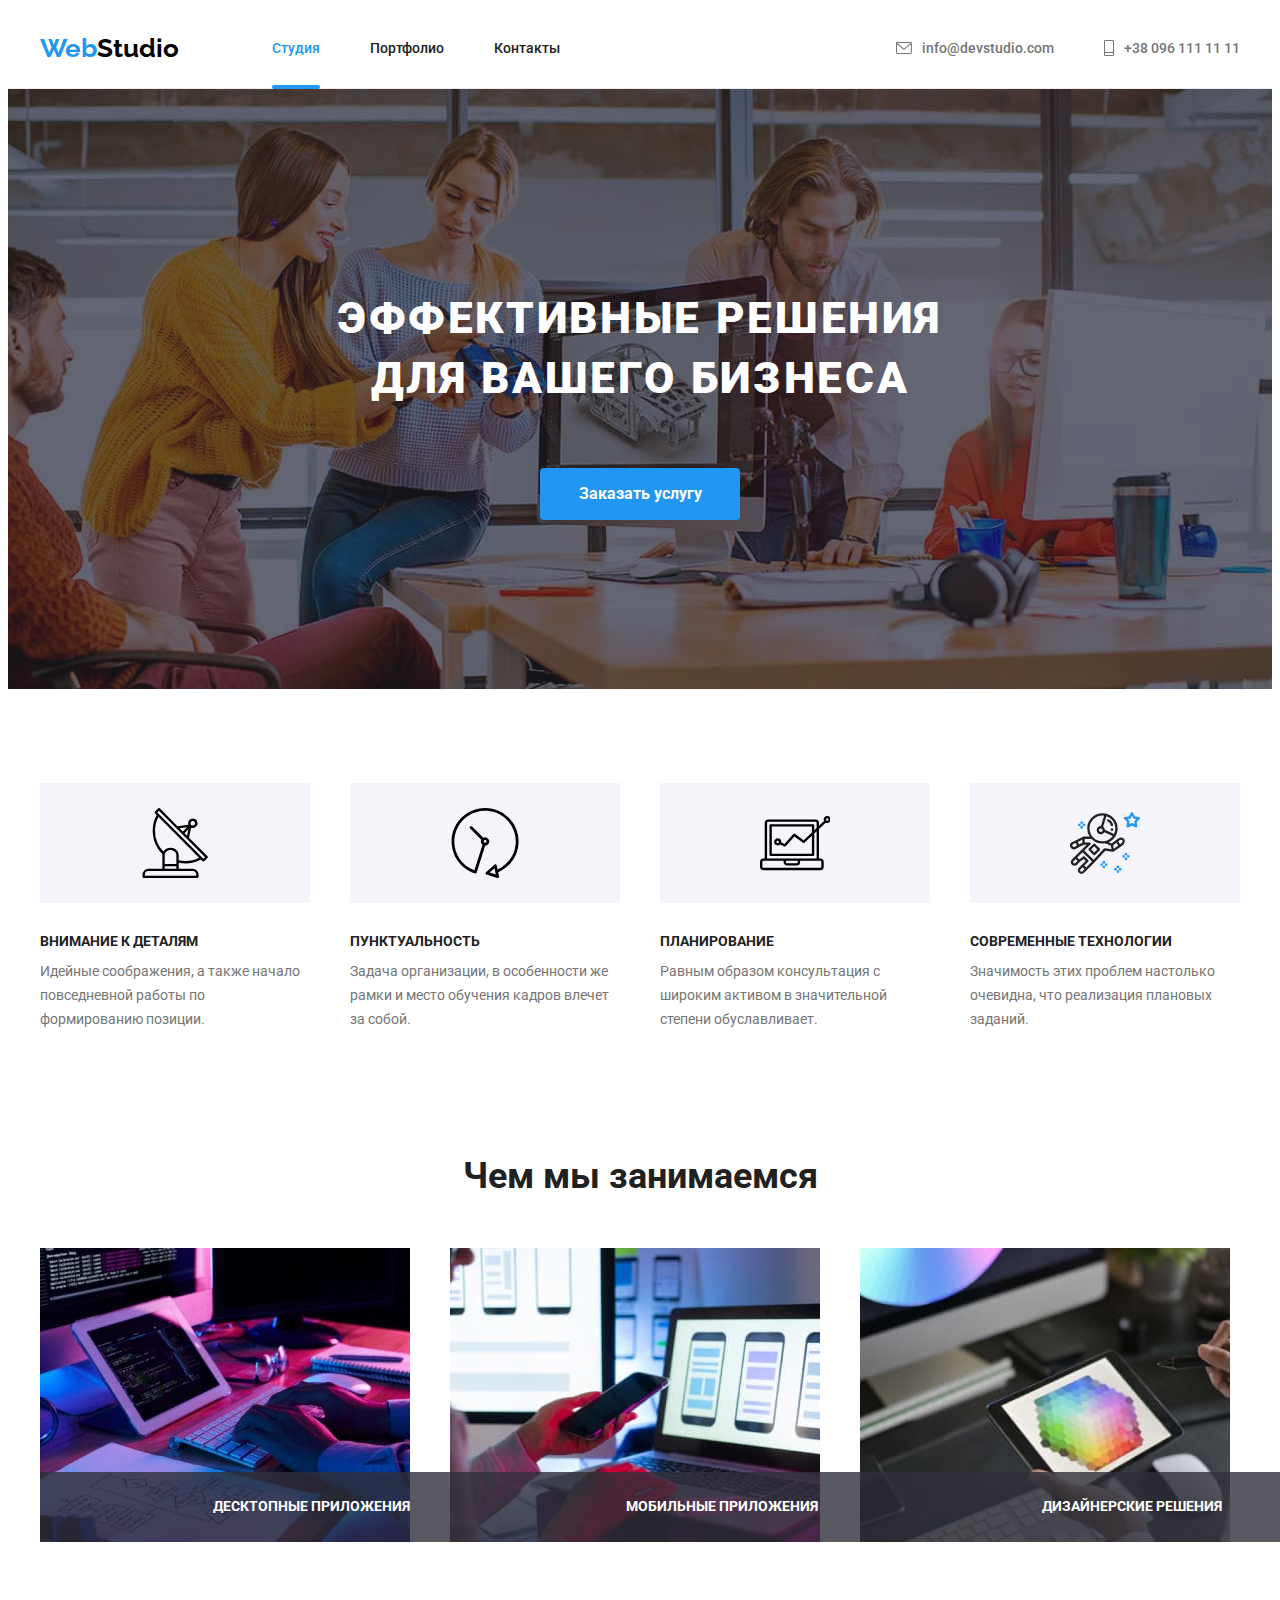
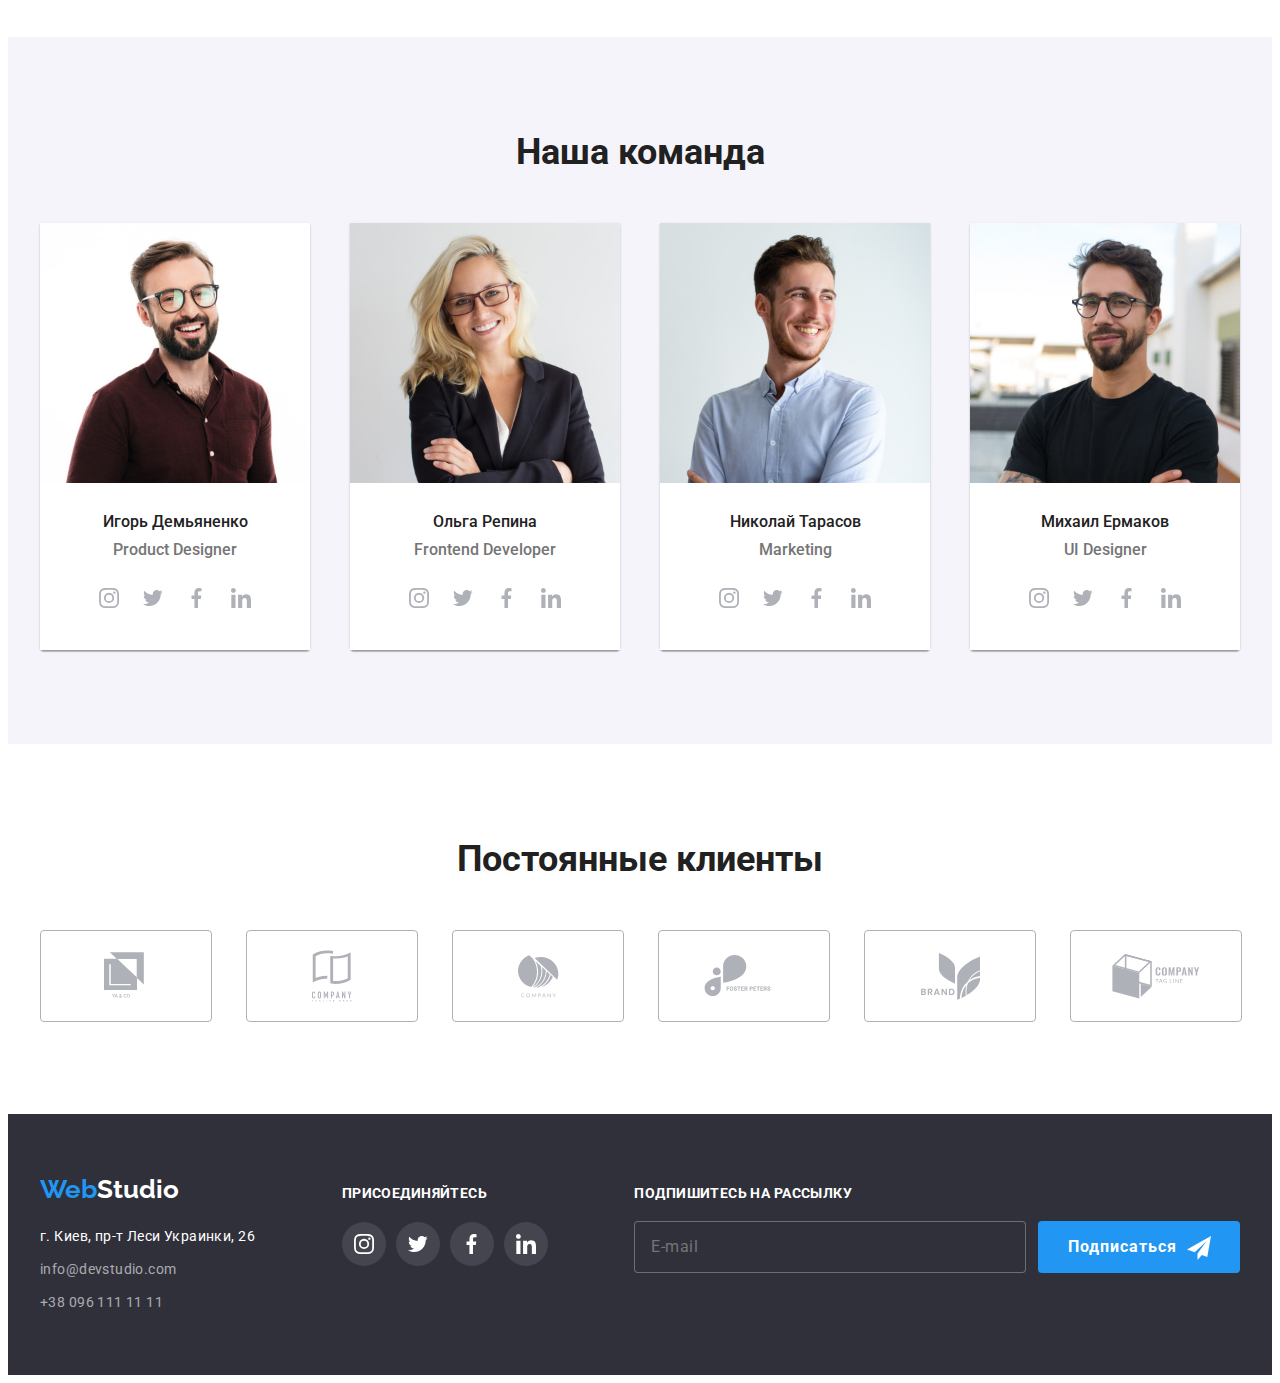
<file: index.html>
<!DOCTYPE html>
<html lang="ru">
  <head>
    <meta charset="UTF-8" />
    <meta name="viewport" content="width=device-width, initial-scale=1.0" />
    <title>Студия</title>
    <link rel="preconnect" href="https://fonts.gstatic.com" />
    <link
      href="https://fonts.googleapis.com/css2?family=Raleway:wght@700&family=Roboto:wght@400;500;700&display=swap"
      rel="stylesheet"
    />
    <link
      rel="stylesheet"
      href="https://cdnjs.cloudflare.com/ajax/libs/modern-normalize/1.0.0/modern-normalize.min.css"
      integrity="sha512-ISS7cAi1PEhQ8jnbJpJZMd29NlhNj4AWYyLOSp2CE/CsHxTCu+r+t0D2yoJudVrd0/8fTVPUVDzY5Tvli75u/g=="
      crossorigin="anonymous"
    />
    <link rel="stylesheet" href="./css/main.min.css" />
  </head>
  <body>
    <header class="header">
      <div class="container header__container">
        <nav class="site-nav">
          <a href="index.html" class="logo header__logo"
            ><span class="logo__accent-part">Web</span>Studio
          </a>
          <ul class="nav-list">
            <li class="nav-list__item">
              <a
                href="./index.html"
                class="nav-list__link nav-list__link--current"
              >
                Студия
              </a>
            </li>
            <li class="nav-list__item">
              <a href="./portfolio.html" class="nav-list__link">Портфолио</a>
            </li>
            <li class="nav-list__item">
              <a href="#" class="nav-list__link">Контакты</a>
            </li>
          </ul>
        </nav>
        <ul class="contacts-list site-nav__contacts-list">
          <li class="contacts-list__item">
            <a href="mailto:info@devstudio.com" class="contacts-list__link">
              <svg class="contacts-list__icon" width="16" height="12">
                <use href="./images/svg-sprite.svg#icon-envelope"></use>
              </svg>
              info@devstudio.com
            </a>
          </li>
          <li class="contacts-list__item">
            <a href="tel:+380961111111" class="contacts-list__link">
              <svg class="contacts-list__icon" width="10" height="16">
                <use href="./images/svg-sprite.svg#icon-phone"></use>
              </svg>
              +38 096 111 11 11
            </a>
          </li>
        </ul>
      </div>
    </header>
    <main>
      <section class="hero">
        <h1 class="hero__title">Эффективные решения для вашего бизнеса</h1>
        <button class="hero__btn" data-modal-open>Заказать услугу</button>
      </section>
      <section class="section features">
        <div class="container">
          <h2 class="features-title--hidden">Наши принципы</h2>
          <ul class="features__list">
            <li class="features__item">
              <div class="features__icon">
                <svg width="70" height="70">
                  <use href="./images/svg-sprite.svg#icon-antenna"></use>
                </svg>
              </div>
              <h3 class="features__title">Внимание к деталям</h3>
              <p class="features__text">
                Идейные соображения, а также начало повседневной работы по
                формированию позиции.
              </p>
            </li>
            <li class="features__item">
              <div class="features__icon">
                <svg width="70" height="70">
                  <use href="./images/svg-sprite.svg#icon-clock"></use>
                </svg>
              </div>
              <h3 class="features__title">Пунктуальность</h3>
              <p class="features__text">
                Задача организации, в особенности же рамки и место обучения
                кадров влечет за собой.
              </p>
            </li>
            <li class="features__item">
              <div class="features__icon">
                <svg width="70" height="70">
                  <use href="./images/svg-sprite.svg#icon-computer"></use>
                </svg>
              </div>
              <h3 class="features__title">Планирование</h3>
              <p class="features__text">
                Равным образом консультация с широким активом в значительной
                степени обуславливает.
              </p>
            </li>
            <li class="features__item">
              <div class="features__icon">
                <svg width="70" height="70">
                  <use href="./images/svg-sprite.svg#icon-astronaut"></use>
                </svg>
              </div>
              <h3 class="features__title">Современные технологии</h3>
              <p class="features__text">
                Значимость этих проблем настолько очевидна, что реализация
                плановых заданий.
              </p>
            </li>
          </ul>
        </div>
      </section>
      <!-- examples Section -->
      <section class="section examples">
        <h2 class="examples__title">Чем мы занимаемся</h2>
        <div class="container">
          <ul class="examples__list">
            <li class="examples__item">
              <div class="card-thumb">
                <img
                  src="./images/computer.jpg"
                  alt="компютер"
                  width="370"
                  height="294"
                />
              </div>
              <p class="examples__description">Десктопные приложения</p>
            </li>
            <li class="examples__item">
              <div class="card-thumb">
                <img
                  src="./images/telephone.jpg"
                  alt="телефон"
                  width="370"
                  height="294"
                />
              </div>
              <p class="examples__description">Мобильные приложения</p>
            </li>
            <li class="examples__item">
              <div class="card-thumb">
                <img
                  src="./images/tablet.jpg"
                  alt="планшет"
                  width="370"
                  height="294"
                />
              </div>
              <p class="examples__description">Дизайнерские решения</p>
            </li>
          </ul>
        </div>
      </section>
      <!-- team section -->
      <section class="section team">
        <h2 class="team__title">Наша команда</h2>
        <div class="container">
          <ul class="team-list">
            <li class="team-list__item">
              <div class="photo-thumb">
                <img
                  src="./images/ihor.jpg"
                  alt="Игорь Демьяненко"
                  width="270"
                  height="260"
                />
              </div>
              <h3 class="team-list__title">Игорь Демьяненко</h3>
              <p class="team-list__text">Product Designer</p>
              <ul class="social-list">
                <li>
                  <a href="instagram" class="social-list__link">
                    <svg class="social-list__icon" width="20" height="20">
                      <use href="./images/svg-sprite.svg#icon-instagram"></use>
                    </svg>
                  </a>
                </li>
                <li>
                  <a href="twitter" class="social-list__link">
                    <svg class="social-list__icon" width="20" height="20">
                      <use href="./images/svg-sprite.svg#icon-twitter"></use>
                    </svg>
                  </a>
                </li>
                <li>
                  <a href="facebook" class="social-list__link">
                    <svg class="social-list__icon" width="20" height="20">
                      <use href="./images/svg-sprite.svg#icon-facebook"></use>
                    </svg>
                  </a>
                </li>
                <li>
                  <a href="linkedin" class="social-list__link"
                    ><svg class="social-list__icon" width="20" height="20">
                      <use href="./images/svg-sprite.svg#icon-linkedin"></use>
                    </svg>
                  </a>
                </li>
              </ul>
            </li>
            <li class="team-list__item">
              <div class="photo-thumb">
                <img
                  src="./images/olia.jpg"
                  alt="Ольга Репина"
                  width="270"
                  height="260"
                />
              </div>
              <h3 class="team-list__title">Ольга Репина</h3>
              <p class="team-list__text">Frontend Developer</p>
              <ul class="social-list">
                <li>
                  <a href="instagram" class="social-list__link">
                    <svg class="social-list__icon" width="20" height="20">
                      <use href="./images/svg-sprite.svg#icon-instagram"></use>
                    </svg>
                  </a>
                </li>
                <li>
                  <a href="twitter" class="social-list__link">
                    <svg class="social-list__icon" width="20" height="20">
                      <use href="./images/svg-sprite.svg#icon-twitter"></use>
                    </svg>
                  </a>
                </li>
                <li>
                  <a href="facebook" class="social-list__link">
                    <svg class="social-list__icon" width="20" height="20">
                      <use href="./images/svg-sprite.svg#icon-facebook"></use>
                    </svg>
                  </a>
                </li>
                <li>
                  <a href="linkedin" class="social-list__link"
                    ><svg class="social-list__icon" width="20" height="20">
                      <use href="./images/svg-sprite.svg#icon-linkedin"></use>
                    </svg>
                  </a>
                </li>
              </ul>
            </li>
            <li class="team-list__item">
              <div class="photo-thumb">
                <img
                  src="./images/kolia.jpg"
                  alt="Николай Тарасов"
                  width="270"
                  height="260"
                />
              </div>
              <h3 class="team-list__title">Николай Тарасов</h3>
              <p class="team-list__text">Marketing</p>
              <ul class="social-list">
                <li>
                  <a href="instagram" class="social-list__link">
                    <svg class="social-list__icon" width="20" height="20">
                      <use href="./images/svg-sprite.svg#icon-instagram"></use>
                    </svg>
                  </a>
                </li>
                <li>
                  <a href="twitter" class="social-list__link">
                    <svg class="social-list__icon" width="20" height="20">
                      <use href="./images/svg-sprite.svg#icon-twitter"></use>
                    </svg>
                  </a>
                </li>
                <li>
                  <a href="facebook" class="social-list__link">
                    <svg class="social-list__icon" width="20" height="20">
                      <use href="./images/svg-sprite.svg#icon-facebook"></use>
                    </svg>
                  </a>
                </li>
                <li>
                  <a href="linkedin" class="social-list__link"
                    ><svg class="social-list__icon" width="20" height="20">
                      <use href="./images/svg-sprite.svg#icon-linkedin"></use>
                    </svg>
                  </a>
                </li>
              </ul>
            </li>
            <li class="team-list__item">
              <div class="photo-thumb">
                <img
                  src="./images/misha.jpg"
                  alt="Михаил Ермаков"
                  width="270"
                  height="260"
                />
              </div>
              <h3 class="team-list__title">Михаил Ермаков</h3>
              <p class="team-list__text">UI Designer</p>
              <ul class="social-list">
                <li>
                  <a href="instagram" class="social-list__link">
                    <svg class="social-list__icon" width="20" height="20">
                      <use href="./images/svg-sprite.svg#icon-instagram"></use>
                    </svg>
                  </a>
                </li>
                <li>
                  <a href="twitter" class="social-list__link">
                    <svg class="social-list__icon" width="20" height="20">
                      <use href="./images/svg-sprite.svg#icon-twitter"></use>
                    </svg>
                  </a>
                </li>
                <li>
                  <a href="facebook" class="social-list__link">
                    <svg class="social-list__icon" width="20" height="20">
                      <use href="./images/svg-sprite.svg#icon-facebook"></use>
                    </svg>
                  </a>
                </li>
                <li>
                  <a href="linkedin" class="social-list__link"
                    ><svg class="social-list__icon" width="20" height="20">
                      <use href="./images/svg-sprite.svg#icon-linkedin"></use>
                    </svg>
                  </a>
                </li>
              </ul>
            </li>
          </ul>
        </div>
      </section>
      <section class="section clients">
        <div class="container">
          <h2 class="clients__title">Постоянные клиенты</h2>
          <ul class="clients-list">
            <li class="clients-list__item">
              <a href="#" class="clients-list__logo">
                <svg class="clients-list__icon" width="44" height="49">
                  <use href="./images/svg-sprite.svg#icon-yaandco"></use>
                </svg>
              </a>
            </li>
            <li class="clients-list__item">
              <a href="#" class="clients-list__logo">
                <svg class="clients-list__icon" width="40" height="52">
                  <use href="./images/svg-sprite.svg#icon-tagline"></use>
                </svg>
              </a>
            </li>
            <li class="clients-list__item">
              <a href="#" class="clients-list__logo">
                <svg class="clients-list__icon" width="41" height="43">
                  <use href="./images/svg-sprite.svg#icon-company"></use>
                </svg>
              </a>
            </li>
            <li class="clients-list__item">
              <a href="#" class="clients-list__logo">
                <svg class="clients-list__icon" width="80" height="42">
                  <use href="./images/svg-sprite.svg#icon-fosterpeters"></use>
                </svg>
              </a>
            </li>
            <li class="clients-list__item">
              <a href="#" class="clients-list__logo">
                <svg class="clients-list__icon" width="59" height="47">
                  <use href="./images/svg-sprite.svg#icon-brand"></use>
                </svg>
              </a>
            </li>
            <li class="clients-list__item">
              <a href="#" class="clients-list__logo">
                <svg class="clients-list__icon" width="88" height="45">
                  <use href="./images/svg-sprite.svg#icon-companytag"></use>
                </svg>
              </a>
            </li>
          </ul>
        </div>
      </section>
    </main>
    <footer class="footer">
      <div class="container">
        <div class="footer-wrapper">
          <div class="address-box">
            <a href="index.html" class="logo footer__logo"
              ><span class="logo__accent-part">Web</span>Studio</a
            >
            <address class="address">
              <p class="address__text">г. Киев, пр-т Леси Украинки, 26</p>
              <ul class="footer-contacts-list">
                <li>
                  <a
                    href="mailto:info@devstudio.com"
                    class="footer-contacts-list__item"
                    >info@devstudio.com</a
                  >
                </li>
                <li>
                  <a href="tel:+380961111111" class="footer-contacts-list__item"
                    >+38 096 111 11 11</a
                  >
                </li>
              </ul>
            </address>
          </div>
          <div class="footer-social">
            <span class="footer-social__slogan">присоединяйтесь</span>
            <ul class="social-list footer-social-list">
              <li class="footer-social-list__item">
                <a href="#" class="social-list__link footer-social-list__link">
                  <svg
                    class="social-list__icon footer-social-list__icon"
                    width="20"
                    height="20"
                  >
                    <use href="./images/svg-sprite.svg#icon-instagram"></use>
                  </svg>
                </a>
              </li>
              <li class="footer-social-list__item">
                <a href="#" class="social-list__link footer-social-list__link">
                  <svg
                    class="social-list__icon footer-social-list__icon"
                    width="20"
                    height="20"
                  >
                    <use href="./images/svg-sprite.svg#icon-twitter"></use>
                  </svg>
                </a>
              </li>
              <li class="footer-social-list__item">
                <a href="#" class="social-list__link footer-social-list__link">
                  <svg
                    class="social-list__icon footer-social-list__icon"
                    width="20"
                    height="20"
                  >
                    <use href="./images/svg-sprite.svg#icon-facebook"></use>
                  </svg>
                </a>
              </li>

              <li class="footer-social-list__item">
                <a href="#" class="social-list__link footer-social-list__link">
                  <svg
                    class="social-list__icon footer-social-list__icon"
                    width="20"
                    height="20"
                  >
                    <use href="./images/svg-sprite.svg#icon-linkedin"></use>
                  </svg>
                </a>
              </li>
            </ul>
          </div>
          <div class="subscribe">
            <form class="subscribe__form">
              <div class="subscribe__box">
                <b class="subscribe__text">Подпишитесь на рассылку</b>
                <label class="subscribe__label">
                  <input
                    type="text"
                    name="subscribe"
                    placeholder="E-mail"
                    class="subscribe__input"
                  />
                </label>
              </div>
              <button type="submit" class="subscribe__btn">
                Подписаться
                <svg width="24" height="24" class="subscribe__icon">
                  <use href="./images/svg-sprite.svg#icon-send"></use>
                </svg>
              </button>
            </form>
          </div>
        </div>
      </div>
    </footer>
    <div class="backdrop is-hidden" data-modal>
      <div class="modal">
        <button class="btn-svg" data-modal-close>
          <svg width="18" height="18">
            <use href="./images/svg-sprite.svg#icon-close"></use>
          </svg>
        </button>
        <span class="modal__title"
          >Оставьте свои данные, мы вам перезвоним</span
        >
        <form class="modal-form">
          <label class="form-label">
            <span class="form-label__title">Имя</span>
            <span class="form-label__group">
              <input type="text" name="user-name" class="form-label__input" />
              <svg width="18" height="18" class="form-label__icon">
                <use href="./images/svg-sprite.svg#icon-user"></use>
              </svg>
            </span>
          </label>
          <label class="form-label">
            <span class="form-label__title">Телефон</span>
            <span class="form-label__group">
              <input
                type="text"
                name="phone-number"
                class="form-label__input"
              />
              <svg width="18" height="18" class="form-label__icon">
                <use href="./images/svg-sprite.svg#icon-modal-phone"></use>
              </svg>
            </span>
          </label>
          <label class="form-label">
            <span class="form-label__title">Почта</span>
            <span class="form-label__group">
              <input type="email" name="email" class="form-label__input" />
              <svg width="18" height="18" class="form-label__icon">
                <use href="./images/svg-sprite.svg#icon-email"></use>
              </svg>
            </span>
          </label>
          <label class="form-label">
            <span class="form-label__title">Комментарий</span>
            <span class="form-label__group">
              <textarea
                name="Комментарий"
                placeholder="Введите текст"
                class="form-label__input form-label__input--comment"
              ></textarea>
            </span>
          </label>
          <label class="checkbox">
            <input type="checkbox" name="agreement" class="checkbox__input" />
            <svg width="16" height="15" class="checkbox__icon">
              <use
                href="./images/svg-sprite.svg#icon-check"
                class="checkbox__icon--checked"
              ></use>
            </svg>
            <span class="checkbox__text"
              >Соглашаюсь с рассылкой и принимаю
              <a href="#" target="blank" class="checkbox__link"
                >Условия договора</a
              >
            </span>
          </label>
          <button type="submit" class="form-button">Отправить</button>
        </form>
      </div>
    </div>
    <script src="./js/modal.js"></script>
  </body>
</html>
</file>
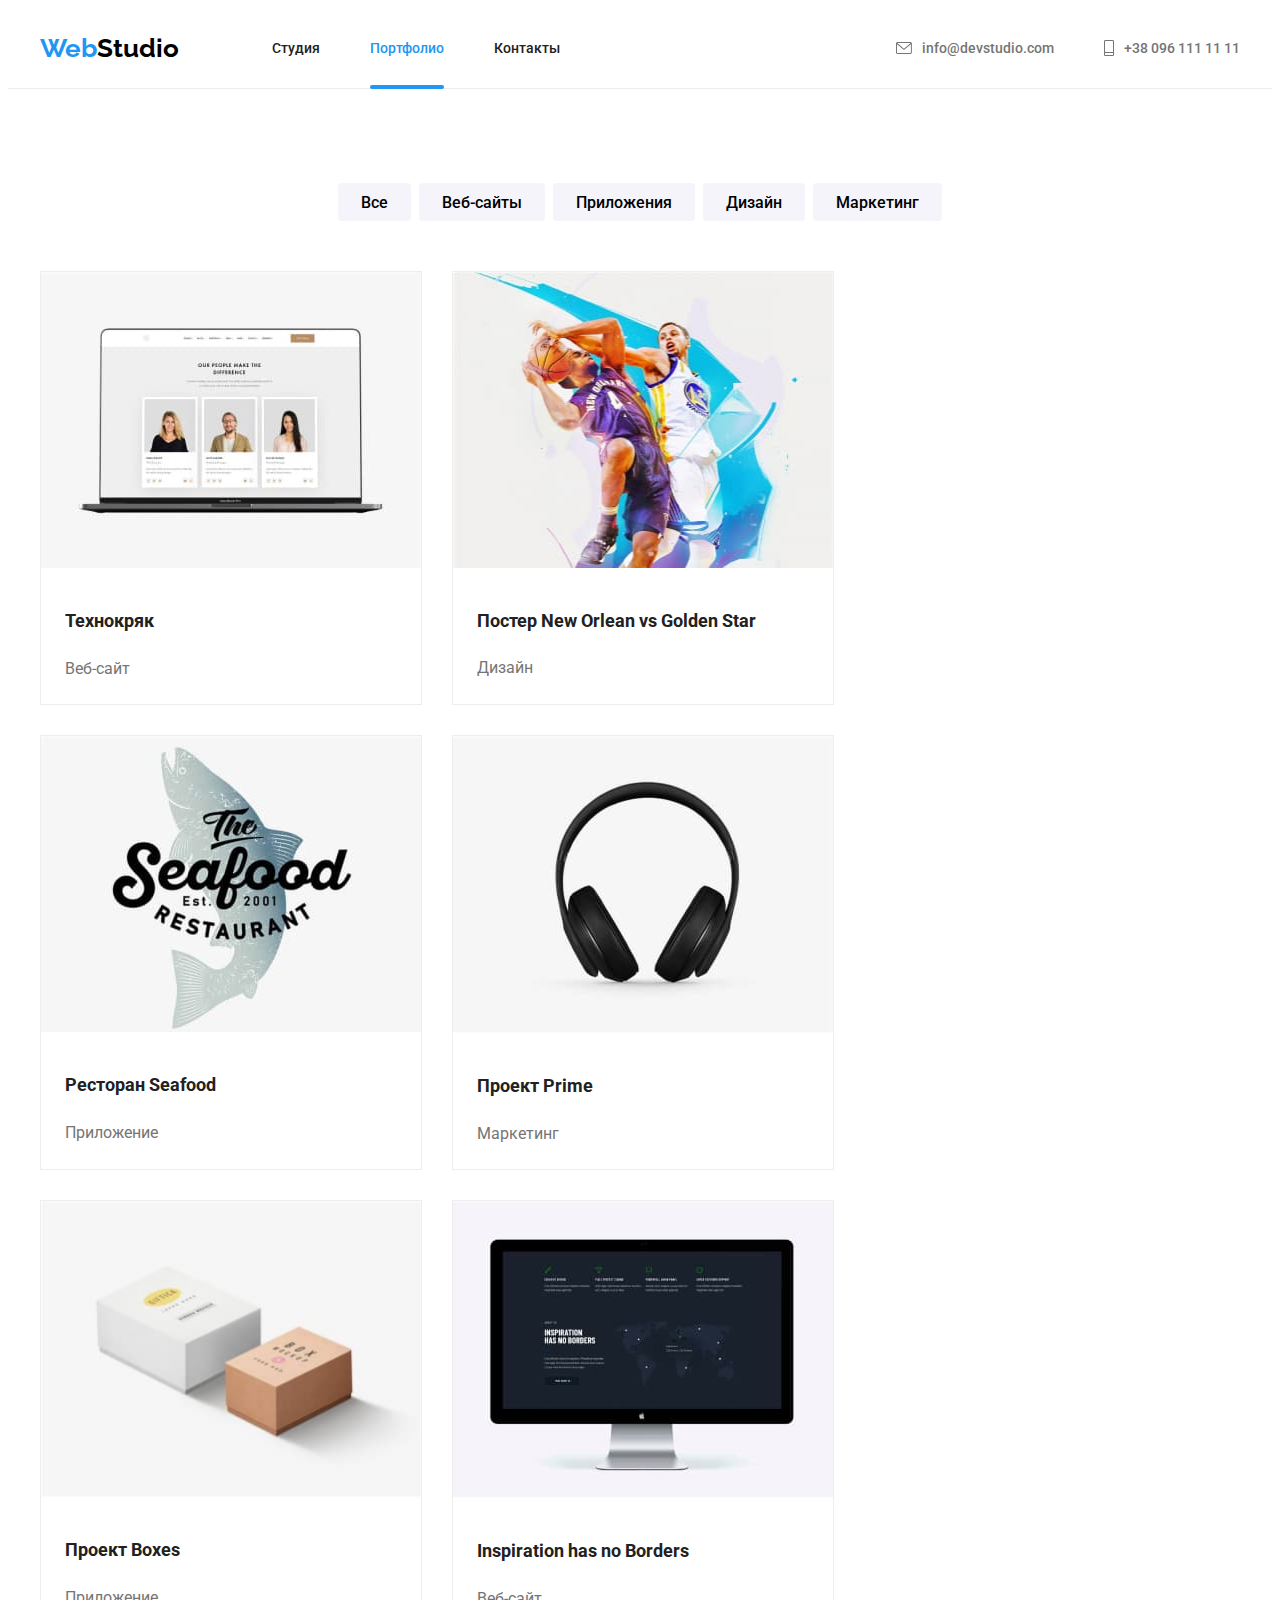
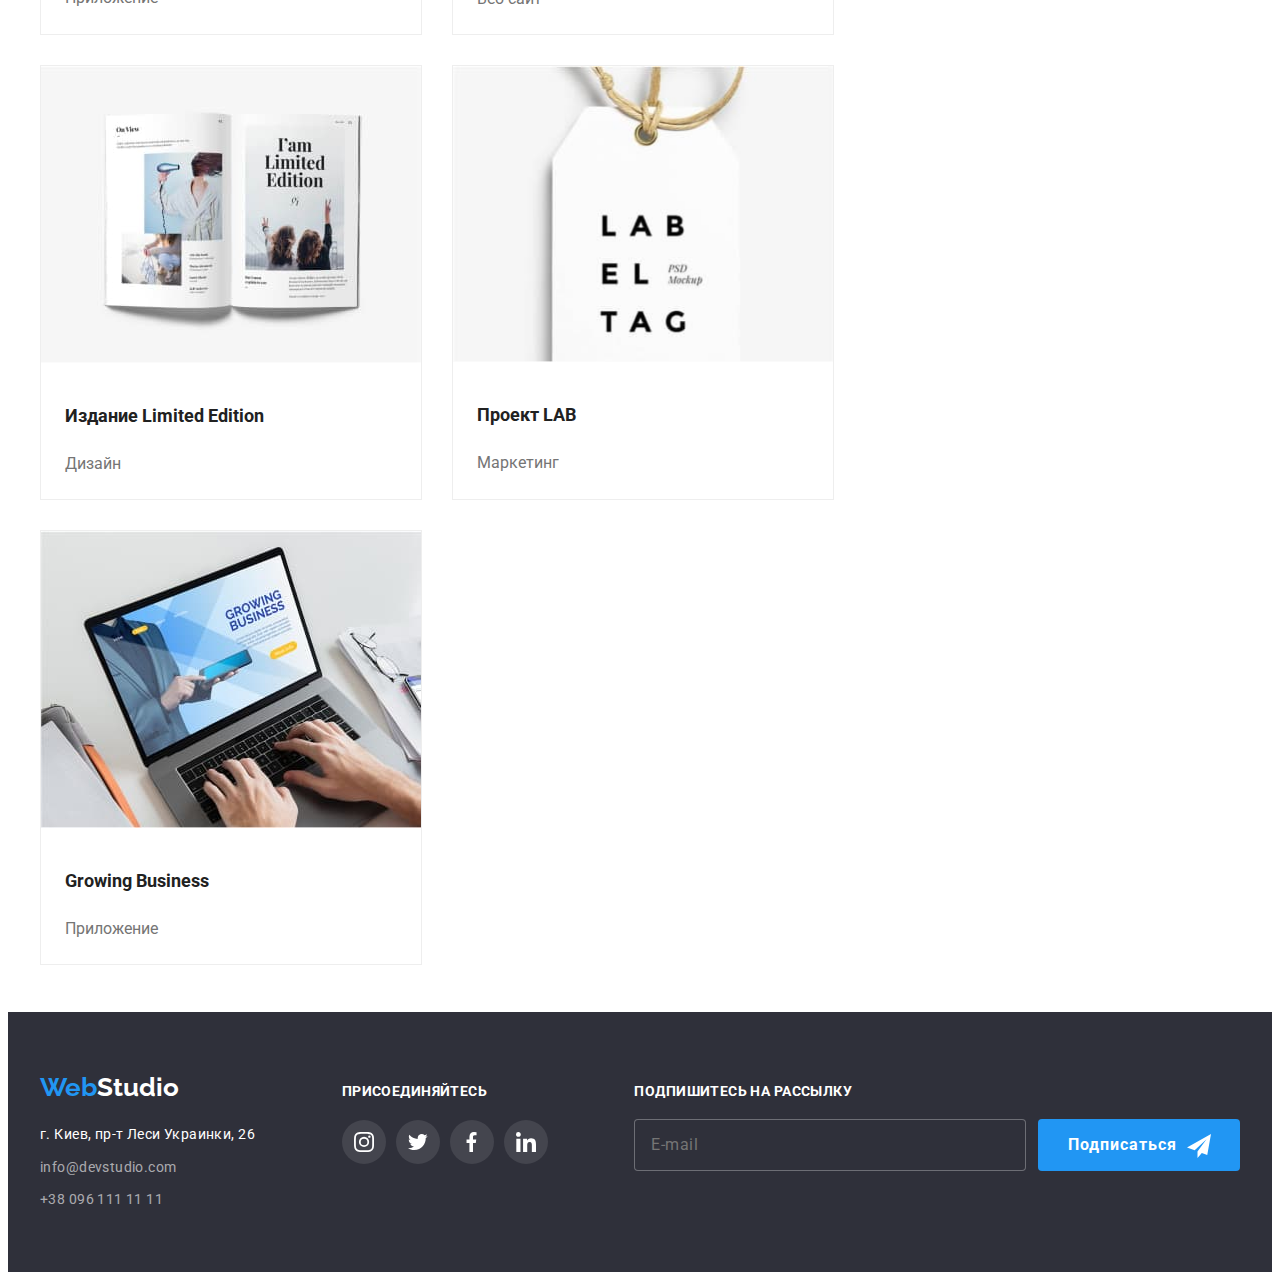
<file: portfolio.html>
<!DOCTYPE html>
<html lang="ru">
  <head>
    <meta charset="UTF-8" />
    <meta name="viewport" content="width=device-width, initial-scale=1.0" />
    <title>Портфолио</title>
    <link rel="preconnect" href="https://fonts.gstatic.com" />
    <link
      href="https://fonts.googleapis.com/css2?family=Raleway:wght@700&family=Roboto:wght@400;500;700&display=swap"
      rel="stylesheet"
    />
    <link
      rel="stylesheet"
      href="https://cdnjs.cloudflare.com/ajax/libs/modern-normalize/1.0.0/modern-normalize.min.css"
      integrity="sha512-ISS7cAi1PEhQ8jnbJpJZMd29NlhNj4AWYyLOSp2CE/CsHxTCu+r+t0D2yoJudVrd0/8fTVPUVDzY5Tvli75u/g=="
      crossorigin="anonymous"
    />
    <link rel="stylesheet" href="./css/main.min.css" />
  </head>
  <body>
    <header class="header">
      <div class="container header__container">
        <nav class="site-nav">
          <a href="index.html" class="logo header__logo"
            ><span class="logo__accent-part">Web</span>Studio
          </a>
          <ul class="nav-list">
            <li class="nav-list__item">
              <a href="./index.html" class="nav-list__link"> Студия </a>
            </li>
            <li class="nav-list__item">
              <a
                href="./portfolio.html"
                class="nav-list__link nav-list__link--current"
                >Портфолио</a
              >
            </li>
            <li class="nav-list__item">
              <a href="#" class="nav-list__link">Контакты</a>
            </li>
          </ul>
        </nav>
        <ul class="contacts-list site-nav__contacts-list">
          <li class="contacts-list__item">
            <a href="mailto:info@devstudio.com" class="contacts-list__link">
              <svg class="contacts-list__icon" width="16" height="12">
                <use href="./images/svg-sprite.svg#icon-envelope"></use>
              </svg>
              info@devstudio.com
            </a>
          </li>
          <li class="contacts-list__item">
            <a href="tel:+380961111111" class="contacts-list__link">
              <svg class="contacts-list__icon" width="10" height="16">
                <use href="./images/svg-sprite.svg#icon-phone"></use>
              </svg>
              +38 096 111 11 11
            </a>
          </li>
        </ul>
      </div>
    </header>
    <main>
      <section class="section portfolio">
        <h1 class="portfolio-title">Portfolio</h1>
        <div class="container">
          <ul class="buttons-list">
            <li class="buttons-list__item">
              <button class="portfolio-btn">Все</button>
            </li>
            <li class="buttons-list__item">
              <button class="portfolio-btn">Веб-сайты</button>
            </li>
            <li class="buttons-list__item">
              <button class="portfolio-btn">Приложения</button>
            </li>
            <li class="buttons-list__item">
              <button class="portfolio-btn">Дизайн</button>
            </li>
            <li class="buttons-list__item">
              <button class="portfolio-btn">Маркетинг</button>
            </li>
          </ul>

          <ul class="projects">
            <li class="project__item">
              <a
                href="#"
                target="_blank"
                title="Технокряк"
                class="project__link"
              >
                <div class="project__thumb">
                  <img
                    src="./images/technokriak.jpg   "
                    alt="ТехноКряк"
                    width="380"
                    height="296"
                  />
                  <p class="project__overlay">
                    Технокряк это современная площадка распространения
                    коронавируса. Компании используют эту платформу для
                    цифрового шпионажа и атак на защищённые сервера конкурентов.
                  </p>
                </div>
                <div class="project__content">
                  <h2 class="project__title">Технокряк</h2>
                  <p class="project__type">Веб-сайт</p>
                </div>
              </a>
            </li>
            <li class="project__item">
              <a
                href="#"
                target="_blank"
                title="Постер New Orlean vs Golden Star"
                class="project__link"
              >
                <div class="project__thumb">
                  <img
                    src="./images/posternovsgs.jpg"
                    alt="Постер New Orlean vs Golden Star"
                    width="380"
                    height="296"
                  />
                  <p class="project__overlay">
                    Технокряк это современная площадка распространения
                    коронавируса. Компании используют эту платформу для
                    цифрового шпионажа и атак на защищённые сервера конкурентов.
                  </p>
                </div>
                <div class="project__content">
                  <h2 class="project__title">
                    Постер New Orlean vs Golden Star
                  </h2>
                  <p class="project__type">Дизайн</p>
                </div>
              </a>
            </li>
            <li class="project__item">
              <a
                href="#"
                target="_blank"
                title="Ресторан Seafood"
                class="project__link"
              >
                <div class="project__thumb">
                  <img
                    src="./images/seafoodrestaurant.jpg"
                    alt="Ресторан Seafood"
                    width="380"
                    height="296"
                  />
                  <p class="project__overlay">
                    Технокряк это современная площадка распространения
                    коронавируса. Компании используют эту платформу для
                    цифрового шпионажа и атак на защищённые сервера конкурентов.
                  </p>
                </div>
                <div class="project__content">
                  <h2 class="project__title">Ресторан Seafood</h2>
                  <p class="project__type">Приложение</p>
                </div>
              </a>
            </li>
            <li class="project__item">
              <a
                href="#"
                target="_blank"
                title="Проект Prime"
                class="project__link"
              >
                <div class="project__thumb">
                  <img
                    src="./images/projectprime.jpg"
                    alt="Проект Prime"
                    width="380"
                    height="296"
                  />
                  <p class="project__overlay">
                    Технокряк это современная площадка распространения
                    коронавируса. Компании используют эту платформу для
                    цифрового шпионажа и атак на защищённые сервера конкурентов.
                  </p>
                </div>
                <div class="project__content">
                  <h2 class="project__title">Проект Prime</h2>
                  <p class="project__type">Маркетинг</p>
                </div>
              </a>
            </li>
            <li class="project__item">
              <a
                href="#"
                target="_blank"
                title="Проект Boxes"
                class="project__link"
              >
                <div class="project__thumb">
                  <img
                    src="./images/projectboxes.jpg "
                    alt="Проект Boxes"
                    width="380"
                    height="296"
                  />
                  <p class="project__overlay">
                    Технокряк это современная площадка распространения
                    коронавируса. Компании используют эту платформу для
                    цифрового шпионажа и атак на защищённые сервера конкурентов.
                  </p>
                </div>
                <div class="project__content">
                  <h2 class="project__title">Проект Boxes</h2>
                  <p class="project__type">Приложение</p>
                </div>
              </a>
            </li>
            <li class="project__item">
              <a
                href="#"
                target="_blank"
                title="Веб-сайт"
                class="project__link"
              >
                <div class="project__thumb">
                  <img
                    src="./images/inspirationhasnoborders.jpg"
                    alt="Inspiration has no Borders"
                    width="380"
                    height="296"
                  />
                  <p class="project__overlay">
                    Технокряк это современная площадка распространения
                    коронавируса. Компании используют эту платформу для
                    цифрового шпионажа и атак на защищённые сервера конкурентов.
                  </p>
                </div>
                <div class="project__content">
                  <h2 class="project__title">Inspiration has no Borders</h2>
                  <p class="project__type">Веб-сайт</p>
                </div>
              </a>
            </li>
            <li class="project__item">
              <a href="#" target="_blank" title="Дизайн" class="project__link">
                <div class="project__thumb">
                  <img
                    src="./images/limitededition.jpg"
                    alt="Издание Limited Edition"
                    width="380"
                    height="296"
                  />
                  <p class="project__overlay">
                    Технокряк это современная площадка распространения
                    коронавируса. Компании используют эту платформу для
                    цифрового шпионажа и атак на защищённые сервера конкурентов.
                  </p>
                </div>
                <div class="project__content">
                  <h2 class="project__title">Издание Limited Edition</h2>
                  <p class="project__type">Дизайн</p>
                </div>
              </a>
            </li>
            <li class="project__item">
              <a
                href="#"
                target="_blank"
                title="Проект LAB"
                class="project__link"
              >
                <div class="project__thumb">
                  <img
                    src="./images/projectlab.jpg"
                    alt="Проект LAB"
                    width="380"
                    height="296"
                  />
                  <p class="project__overlay">
                    Технокряк это современная площадка распространения
                    коронавируса. Компании используют эту платформу для
                    цифрового шпионажа и атак на защищённые сервера конкурентов.
                  </p>
                </div>
                <div class="project__content">
                  <h2 class="project__title">Проект LAB</h2>
                  <p class="project__type">Маркетинг</p>
                </div>
              </a>
            </li>
            <li class="project__item">
              <a
                href="#"
                target="_blank"
                title="Growing Business"
                class="project__link"
              >
                <div class="project__thumb">
                  <img
                    src="./images/growingbusiness.jpg "
                    alt="Growing Business"
                    width="380"
                    height="296"
                  />
                  <p class="project__overlay">
                    Технокряк это современная площадка распространения
                    коронавируса. Компании используют эту платформу для
                    цифрового шпионажа и атак на защищённые сервера конкурентов.
                  </p>
                </div>
                <div class="project__content">
                  <h2 class="project__title">Growing Business</h2>
                  <p class="project__type">Приложение</p>
                </div>
              </a>
            </li>
          </ul>
        </div>
      </section>
    </main>
    <footer class="footer">
      <div class="container">
        <div class="footer-wrapper">
          <div class="address-box">
            <a href="index.html" class="logo footer__logo"
              ><span class="logo__accent-part">Web</span>Studio</a
            >
            <address class="address">
              <p class="address__text">г. Киев, пр-т Леси Украинки, 26</p>
              <ul class="footer-contacts-list">
                <li>
                  <a
                    href="mailto:info@devstudio.com"
                    class="footer-contacts-list__item"
                    >info@devstudio.com</a
                  >
                </li>
                <li>
                  <a href="tel:+380961111111" class="footer-contacts-list__item"
                    >+38 096 111 11 11</a
                  >
                </li>
              </ul>
            </address>
          </div>
          <div class="footer-social">
            <span class="footer-social__slogan">присоединяйтесь</span>
            <ul class="social-list footer-social-list">
              <li class="footer-social-list__item">
                <a href="#" class="social-list__link footer-social-list__link">
                  <svg
                    class="social-list__icon footer-social-list__icon"
                    width="20"
                    height="20"
                  >
                    <use href="./images/svg-sprite.svg#icon-instagram"></use>
                  </svg>
                </a>
              </li>
              <li class="footer-social-list__item">
                <a href="#" class="social-list__link footer-social-list__link">
                  <svg
                    class="social-list__icon footer-social-list__icon"
                    width="20"
                    height="20"
                  >
                    <use href="./images/svg-sprite.svg#icon-twitter"></use>
                  </svg>
                </a>
              </li>
              <li class="footer-social-list__item">
                <a href="#" class="social-list__link footer-social-list__link">
                  <svg
                    class="social-list__icon footer-social-list__icon"
                    width="20"
                    height="20"
                  >
                    <use href="./images/svg-sprite.svg#icon-facebook"></use>
                  </svg>
                </a>
              </li>

              <li class="footer-social-list__item">
                <a href="#" class="social-list__link footer-social-list__link">
                  <svg
                    class="social-list__icon footer-social-list__icon"
                    width="20"
                    height="20"
                  >
                    <use href="./images/svg-sprite.svg#icon-linkedin"></use>
                  </svg>
                </a>
              </li>
            </ul>
          </div>
          <div class="subscribe">
            <form class="subscribe__form">
              <div class="subscribe__box">
                <b class="subscribe__text">Подпишитесь на рассылку</b>
                <label class="subscribe__label">
                  <input
                    type="text"
                    name="subscribe"
                    placeholder="E-mail"
                    class="subscribe__input"
                  />
                </label>
              </div>
              <button type="submit" class="subscribe__btn">
                Подписаться
                <svg width="24" height="24" class="subscribe__icon">
                  <use href="./images/svg-sprite.svg#icon-send"></use>
                </svg>
              </button>
            </form>
          </div>
        </div>
      </div>
    </footer>
  </body>
</html>
</file>
<file: css/main.min.css>
:root{--body-font: 'Roboto', sans-serif;--logo-font: 'Raleway', sans-serif;--interactive-color: #2196f3;--logo-color: #000000;--headers-color: #212121;--text-color: #757575;--white-text-background-color: rgba(255, 255, 255, 1);--white-text-color-06: rgba(255, 255, 255, 0.6);--sections-background-color: #e5e5e5;--section-team-background-color: #f5f4fa;--border-color: rgba(238, 238, 238, 1);--footer-bg-color: #2f303a;--card-set-gap: 30px;--link-normal-color: rgba(175, 177, 184, 1);--time-function: cubic-bezier(0.4, 0, 0.2, 1)}body{font-family:var(--body-font)}ul{margin:0;padding:0;list-style-type:none}img{display:block;max-width:100%;height:auto}h{margin:0;padding:0}p{margin:0;padding:0}a{text-decoration:none}.features-title--hidden,.portfolio-title{position:absolute;width:1px;height:1px;margin:-1px;border:0;padding:0;white-space:nowrap;-webkit-clip-path:inset(100%);clip-path:inset(100%);clip:rect(0 0 0 0);overflow:hidden}.section{padding-top:94px;padding-bottom:94px}.container{width:1200px;margin-left:auto;margin-right:auto;padding-right:15px;padding-left:15px}.header{margin-left:auto;margin-right:auto;border-bottom:1px solid #ececec}.header__container{display:-webkit-box;display:-ms-flexbox;display:flex;-webkit-box-pack:center;-ms-flex-pack:center;justify-content:center;-webkit-box-align:center;-ms-flex-align:center;align-items:center}.logo{display:block;font-family:var(--logo-font);text-decoration:none;font-weight:700;font-style:normal;font-size:26px;line-height:1.1738}.logo:focus{color:var(--interactive-color)}.logo__accent-part{color:var(--interactive-color)}.header__logo{margin-right:93px;color:var(--logo-color)}.footer__logo{color:var(--white-text-background-color)}.site-nav{display:-webkit-box;display:-ms-flexbox;display:flex;-webkit-box-pack:center;-ms-flex-pack:center;justify-content:center;-webkit-box-align:center;-ms-flex-align:center;align-items:center}.nav-list{display:-webkit-box;display:-ms-flexbox;display:flex;-webkit-box-pack:center;-ms-flex-pack:center;justify-content:center;-webkit-box-align:center;-ms-flex-align:center;align-items:center}.nav-list__item:not(:last-child){margin-right:50px}.nav-list__link{position:relative;display:block;padding-top:32px;padding-bottom:32px;color:var(--headers-color);background-color:var(--white-text-background-color);font-family:inherit;text-decoration:none;font-weight:500;font-style:normal;font-size:14px;line-height:1.17;-webkit-transition:color 250ms var(--time-function);transition:color 250ms var(--time-function)}.nav-list__link:hover,.nav-list__link:focus{color:var(--interactive-color)}.nav-list__link--current{color:var(--interactive-color)}.nav-list__link--current::after{position:absolute;left:0;bottom:-1px;content:'';display:inline-block;width:100%;height:4px;border-radius:2px;background-color:var(--interactive-color);-webkit-transition:opacity 250ms var(--time-function);transition:opacity 250ms var(--time-function)}.site-nav__contacts-list{display:-webkit-box;display:-ms-flexbox;display:flex;-webkit-box-pack:center;-ms-flex-pack:center;justify-content:center;-webkit-box-align:center;-ms-flex-align:center;align-items:center;margin-left:auto}.contacts-list__item+.contacts-list__item{margin-left:50px}.contacts-list__link{display:-webkit-box;display:-ms-flexbox;display:flex;-webkit-box-pack:center;-ms-flex-pack:center;justify-content:center;-webkit-box-align:center;-ms-flex-align:center;align-items:center;padding-top:32px;padding-bottom:32px;color:var(--text-color);background-color:var(--white-text-background-color);text-decoration:none;font-weight:500;font-style:normal;font-size:14px;line-height:1.17;-webkit-transition:color 250ms var(--time-function);transition:color 250ms var(--time-function)}.contacts-list__link:hover,.contacts-list__link:focus{color:var(--interactive-color)}.contacts-list__icon{margin-right:10px;fill:currentColor;-webkit-transition:color 250ms var(--time-function);transition:color 250ms var(--time-function)}.contacts-list__link:hover .contacts-list__icon{fill:currentColor}.footer-contacts-list__item{display:block;margin-top:9px;color:var(--white-text-color-06);font-family:inherit;text-decoration:none;font-weight:400;font-style:normal;font-size:14px;line-height:1.71;letter-spacing:0.03em;-webkit-transition:color 250ms var(--time-function);transition:color 250ms var(--time-function)}.footer-contacts-list__item:hover,.footer-contacts-list__item:focus{color:var(--interactive-color);outline:none}.hero{display:-webkit-box;display:-ms-flexbox;display:flex;-webkit-box-pack:center;-ms-flex-pack:center;justify-content:center;-webkit-box-align:center;-ms-flex-align:center;align-items:center;-webkit-box-orient:vertical;-webkit-box-direction:normal;-ms-flex-direction:column;flex-direction:column;height:600px;max-width:1600px;margin-right:auto;margin-left:auto;padding:0;background-color:#2f303a;background-image:-webkit-gradient(linear, left top, right top, from(rgba(47,48,58,0.4)), to(rgba(47,48,58,0.4))),url(../images/fon.jpg);background-image:linear-gradient(to right, rgba(47,48,58,0.4), rgba(47,48,58,0.4)),url(../images/fon.jpg);background-repeat:no-repeat;background-position:center;background-size:cover}.hero__title{max-width:696px;color:var(--white-text-background-color);font-weight:900;font-style:normal;font-size:44px;line-height:1.364;text-transform:uppercase;letter-spacing:0.06em;text-align:center}.hero__btn{margin-top:30px;padding:10px 32px;border-radius:4px;min-width:200px;border:1px solid transparent;color:var(--white-text-background-color);background-color:var(--interactive-color);font-family:inherit;text-decoration:none;font-weight:700;font-style:normal;font-size:16px;line-height:1.88;text-align:center;-webkit-transition:color 250ms var(--time-function);transition:color 250ms var(--time-function)}.hero__btn:hover,.hero__btn:focus{color:var(--headers-color)}.features{padding-top:94px;padding-bottom:0}.features__icon{display:-webkit-box;display:-ms-flexbox;display:flex;-webkit-box-pack:center;-ms-flex-pack:center;justify-content:center;-webkit-box-align:center;-ms-flex-align:center;align-items:center;width:270px;height:120px;margin-bottom:var(--card-set-gap);background-color:var(--section-team-background-color)}.features__list{display:-webkit-box;display:-ms-flexbox;display:flex;-webkit-box-pack:justify;-ms-flex-pack:justify;justify-content:space-between;-webkit-box-align:center;-ms-flex-align:center;align-items:center}.features__item:not(:first-child){margin-left:var(--card-set-gap)}.features__item{-ms-flex-preferred-size:calc((100% - 120px) / 4);flex-basis:calc((100% - 120px) / 4)}.features__title{margin-bottom:10px;color:var(--headers-color);background-color:var(--white-text-background-color);font-family:inherit;font-weight:700;font-style:normal;font-size:14px;line-height:1.17;text-transform:uppercase}.features__text{color:var(--text-color);background-color:var(--white-text-background-color);font-family:inherit;font-weight:400;font-style:normal;font-size:14px;line-height:1.71}.examples{padding-bottom:95px}.examples__title{margin-bottom:50px;color:var(--headers-color);background-color:var(--white-text-background-color);font-weight:700;font-style:normal;font-size:36px;line-height:1.17;text-align:center}.examples__list{display:-webkit-box;display:-ms-flexbox;display:flex;-ms-flex-wrap:wrap;flex-wrap:wrap;-webkit-box-pack:justify;-ms-flex-pack:justify;justify-content:space-between}.examples__item{-ms-flex-preferred-size:calc((100% - 60px) / 3);flex-basis:calc((100% - 60px) / 3);position:relative}.examples__description{position:absolute;width:100%;top:224px;padding:27px 82px;font-weight:700;font-style:normal;font-size:14px;line-height:1.14;text-align:center;text-transform:uppercase;background-color:rgba(47,48,58,0.8);color:var(--white-text-background-color)}.team{background-color:var(--section-team-background-color)}.team__title{margin-top:0;margin-bottom:50px;color:var(--headers-color);background-color:var(--section-team-background-color);font-weight:700;font-style:normal;font-size:36px;line-height:1.17;text-align:center}.team-list{display:-webkit-box;display:-ms-flexbox;display:flex;-webkit-box-pack:justify;-ms-flex-pack:justify;justify-content:space-between;-webkit-box-align:center;-ms-flex-align:center;align-items:center;-ms-flex-wrap:wrap;flex-wrap:wrap}.team-list__item{-webkit-box-shadow:0px 1px 3px rgba(0,0,0,0.12),0px 1px 1px rgba(0,0,0,0.14),0px 2px 1px rgba(0,0,0,0.2);box-shadow:0px 1px 3px rgba(0,0,0,0.12),0px 1px 1px rgba(0,0,0,0.14),0px 2px 1px rgba(0,0,0,0.2);border-radius:0px 0px 4px 4px;margin:0}.team-list__title{margin:0;padding-top:30px;padding-bottom:10px;color:var(--headers-color);background-color:var(--white-text-background-color);font-weight:500;font-style:normal;font-size:16px;line-height:1.17;text-align:center}.team-list__text{margin:0;color:var(--text-color);background-color:var(--white-text-background-color);font-weight:500;font-style:normal;font-size:16px;line-height:1.17;text-align:center}.social-list{display:-webkit-box;display:-ms-flexbox;display:flex;-webkit-box-pack:center;-ms-flex-pack:center;justify-content:center;-webkit-box-align:center;-ms-flex-align:center;align-items:center;padding:16px 32px 30px;background-color:var(--white-text-background-color)}.social-list__link{display:-webkit-box;display:-ms-flexbox;display:flex;-webkit-box-pack:center;-ms-flex-pack:center;justify-content:center;-webkit-box-align:center;-ms-flex-align:center;align-items:center;width:44px;height:44px;border-radius:50%;text-decoration:none;color:var(--link-normal-color);background-color:var(--white-text-background-color);-webkit-transition:color 250ms var(--time-function);transition:color 250ms var(--time-function);-webkit-transition:background-color 250ms var(--time-function);transition:background-color 250ms var(--time-function)}.social-list__link:hover,.social-list__link:focus{color:var(--white-text-background-color);background-color:var(--interactive-color);outline:none}.social-list__icon{fill:currentColor;-webkit-transition:color 250ms var(--time-function);transition:color 250ms var(--time-function)}.social-list__link:hover .social-list__icon,.social-list__link:focus .social-list__icon{fill:currentColor;background-color:var(--interactive-color);outline:none}.clients__title{margin-top:0;margin-bottom:50px;color:var(--headers-color);font-weight:700;font-style:normal;font-size:36px;line-height:1.17;text-align:center}.clients-list{display:-webkit-box;display:-ms-flexbox;display:flex;-webkit-box-pack:justify;-ms-flex-pack:justify;justify-content:space-between;-webkit-box-align:center;-ms-flex-align:center;align-items:center}.clients-list__item{width:170px;height:90px}.clients-list__logo{display:-webkit-box;display:-ms-flexbox;display:flex;-webkit-box-pack:center;-ms-flex-pack:center;justify-content:center;-webkit-box-align:center;-ms-flex-align:center;align-items:center;width:100%;height:100%;border:1px solid;border-color:var(--link-normal-color);border-radius:4px;color:var(--link-normal-color);-webkit-transition:color 250ms var(--time-function);transition:color 250ms var(--time-function);-webkit-transition:border-color 250ms var(--time-function);transition:border-color 250ms var(--time-function)}.clients-list__logo:hover,.clients-list__logo:focus{color:var(--interactive-color);border:1px solid;border-color:var(--interactive-color);outline:none}.clients-list__icon{fill:currentColor;-webkit-transition:color 250ms var(--time-function);transition:color 250ms var(--time-function)}.footer{background-color:var(--footer-bg-color);padding-bottom:60px;padding-top:60px}.footer-wrapper{display:-webkit-box;display:-ms-flexbox;display:flex;-webkit-box-pack:justify;-ms-flex-pack:justify;justify-content:space-between;-webkit-box-align:baseline;-ms-flex-align:baseline;align-items:baseline}.address{margin-right:auto}.address__text{margin-top:20px;color:var(--white-text-background-color);text-decoration:none;font-weight:400;font-style:normal;font-size:14px;line-height:1.71;letter-spacing:0.03em}.footer-social__slogan{display:block;margin-bottom:20px;color:var(--white-text-background-color);font-weight:700;font-style:normal;font-size:14px;line-height:1.14;letter-spacing:0.03em;text-transform:uppercase}.footer-social-list{display:-webkit-box;display:-ms-flexbox;display:flex;-webkit-box-pack:center;-ms-flex-pack:center;justify-content:center;-webkit-box-align:center;-ms-flex-align:center;align-items:center;padding:0;background-color:var(--footer-bg-color)}.footer-social-list__item:not(:first-child){margin-left:10px}.footer-social-list__link{color:var(--white-text-background-color);background-color:rgba(255,255,255,0.1);-webkit-transition:background-color 250ms var(--time-function);transition:background-color 250ms var(--time-function)}.footer-social__icon{display:block;fill:currentColor}.subscribe{display:-webkit-box;display:-ms-flexbox;display:flex;-webkit-box-pack:center;-ms-flex-pack:center;justify-content:center;-webkit-box-align:end;-ms-flex-align:end;align-items:flex-end}.subscribe__form{display:-webkit-box;display:-ms-flexbox;display:flex;-webkit-box-pack:center;-ms-flex-pack:center;justify-content:center;-webkit-box-align:end;-ms-flex-align:end;align-items:flex-end}.subscribe__box{display:-webkit-box;display:-ms-flexbox;display:flex;-webkit-box-orient:vertical;-webkit-box-direction:normal;-ms-flex-direction:column;flex-direction:column}.subscribe__text{margin-bottom:20px;font-style:normal;font-weight:700;font-size:14px;line-height:1.143;letter-spacing:0.03em;text-transform:uppercase;color:var(--white-text-background-color)}.subscribe__label{display:inline-block}.subscribe__input{min-width:358px;padding:15px 16px;margin-right:12px;border:1px solid rgba(255,255,255,0.3);border-radius:4px;font-family:inherit;font-style:normal;font-weight:400;font-size:16px;line-height:1.25;letter-spacing:0.03em;color:var(--white-text-background-color);background-color:var(--footer-bg-color);-webkit-transition:-webkit-box-shadow 250ms var(--time-function);transition:-webkit-box-shadow 250ms var(--time-function);transition:box-shadow 250ms var(--time-function);transition:box-shadow 250ms var(--time-function), -webkit-box-shadow 250ms var(--time-function);-webkit-transition:border-color 250ms var(--time-function);transition:border-color 250ms var(--time-function)}.subscribe__input:focus,.subscribe__input:hover{-webkit-box-shadow:0px 4px 4px rgba(0,0,0,0.15);box-shadow:0px 4px 4px rgba(0,0,0,0.15);border-color:var(--interactive-color);outline-color:var(--interactive-color)}.subscribe__btn{position:relative;padding:10px 62px 10px 29px;border-radius:4px;min-width:200px;border:1px solid transparent;color:var(--white-text-background-color);background-color:var(--interactive-color);font-family:inherit;text-decoration:none;font-weight:700;font-style:normal;font-size:16px;line-height:1.875;text-align:center;letter-spacing:0.06em;-webkit-transition:-webkit-box-shadow 250ms var(--time-function);transition:-webkit-box-shadow 250ms var(--time-function);transition:box-shadow 250ms var(--time-function);transition:box-shadow 250ms var(--time-function), -webkit-box-shadow 250ms var(--time-function)}.subscribe__btn:hover,.subscribe__btn:focus{-webkit-box-shadow:0px 4px 4px rgba(0,0,0,0.25);box-shadow:0px 4px 4px rgba(0,0,0,0.25);outline-color:var(--interactive-color)}.subscribe__icon{position:absolute;top:14px;right:28px}.portfolio{padding-bottom:47px}.buttons-list{display:-webkit-box;display:-ms-flexbox;display:flex;-webkit-box-pack:center;-ms-flex-pack:center;justify-content:center;-webkit-box-align:center;-ms-flex-align:center;align-items:center;margin-top:0;margin-bottom:50px;margin-left:0;margin-right:0;padding:0}.buttons-list__item:not(:last-child){margin-right:8px}.portfolio-btn{border:1px solid transparent;padding:6px 22px;min-width:73px;max-height:38px;background-color:var(--section-team-background-color);border-radius:4px;font-family:inherit;font-style:normal;font-weight:500;font-size:16px;line-height:1.6;text-align:center;-webkit-transition:color 250ms var(--time-function);transition:color 250ms var(--time-function);-webkit-transition:back-ground-color 250ms var(--time-function);transition:back-ground-color 250ms var(--time-function);-webkit-transition:-webkit-box-shadow 250ms var(--time-function);transition:-webkit-box-shadow 250ms var(--time-function);transition:box-shadow 250ms var(--time-function);transition:box-shadow 250ms var(--time-function), -webkit-box-shadow 250ms var(--time-function)}.portfolio-btn:hover,.portfolio-btn:focus{color:var(--white-text-background-color);background-color:var(--interactive-color);outline:none;-webkit-box-shadow:0px 3px 1px rgba(0,0,0,0.1),0px 1px 2px rgba(0,0,0,0.08),0px 2px 2px rgba(0,0,0,0.12);box-shadow:0px 3px 1px rgba(0,0,0,0.1),0px 1px 2px rgba(0,0,0,0.08),0px 2px 2px rgba(0,0,0,0.12)}.projects{margin-top:calc(-1 * var(--card-set-gap));margin-left:calc(-1 * var(--card-set-gap));padding:0;display:-webkit-box;display:-ms-flexbox;display:flex;-ms-flex-wrap:wrap;flex-wrap:wrap}.project__item{margin-top:var(--card-set-gap);margin-left:var(--card-set-gap);border-style:solid;border-color:var(--border-color);border-width:1px;-ms-flex-preferred-size:calc(100% / 3 - var(--card-set-gap));flex-basis:calc(100% / 3 - var(--card-set-gap));-webkit-transition:-webkit-box-shadow 250ms var(--time-function);transition:-webkit-box-shadow 250ms var(--time-function);transition:box-shadow 250ms var(--time-function);transition:box-shadow 250ms var(--time-function), -webkit-box-shadow 250ms var(--time-function)}.project__item:hover{-webkit-box-shadow:0px 1px 1px rgba(0,0,0,0.12),0px 4px 4px rgba(0,0,0,0.06),1px 4px 6px rgba(0,0,0,0.16);box-shadow:0px 1px 1px rgba(0,0,0,0.12),0px 4px 4px rgba(0,0,0,0.06),1px 4px 6px rgba(0,0,0,0.16)}.project__overlay{position:absolute;top:0;left:0;content:'';width:100%;height:100%;background-color:rgba(33,150,243,0.9);-webkit-transform:translateY(100%);transform:translateY(100%);-webkit-transition:-webkit-transform 250ms var(--time-function);transition:-webkit-transform 250ms var(--time-function);transition:transform 250ms var(--time-function);transition:transform 250ms var(--time-function), -webkit-transform 250ms var(--time-function);padding:63px 24px;margin:0;font-family:inherit;font-style:normal;font-weight:400;font-size:18px;line-height:1.55;text-align:left;text-decoration:none;color:var(--white-text-background-color)}.project__item:hover .project__overlay{-webkit-transform:translateY(0);transform:translateY(0)}.project__thumb{position:relative;overflow:hidden}.project__title{color:var(--headers-color);background-color:var(--white-text-background-color);font-style:normal;font-weight:700;font-size:18px;line-height:2;text-align:left}.project__type{color:var(--text-color);background-color:var(--white-text-background-color);font-family:inherit;font-style:normal;font-weight:400;font-size:16px;line-height:1.88;text-align:left}.project__content{padding:20px 24px}.backdrop{position:fixed;top:0;left:0;width:100%;height:100%;background-color:rgba(0,0,0,0.2);opacity:1;-webkit-transition:opacity 250ms var(--time-function);transition:opacity 250ms var(--time-function)}.backdrop.is-hidden{opacity:0;visibility:hidden;pointer-events:none}.modal{position:absolute;top:50%;left:50%;padding:40px;min-width:528px;min-height:581px;background-color:var(--white-text-background-color);-webkit-box-shadow:0px 1px 3px rgba(0,0,0,0.12),0px 1px 1px rgba(0,0,0,0.14),0px 2px 1px rgba(0,0,0,0.2);box-shadow:0px 1px 3px rgba(0,0,0,0.12),0px 1px 1px rgba(0,0,0,0.14),0px 2px 1px rgba(0,0,0,0.2);border-radius:4px;-webkit-transform:translate(-50%, -50%) scale(1);transform:translate(-50%, -50%) scale(1);-webkit-transition:-webkit-transform 250ms var(--time-function);transition:-webkit-transform 250ms var(--time-function);transition:transform 250ms var(--time-function);transition:transform 250ms var(--time-function), -webkit-transform 250ms var(--time-function)}.backdrop.is-hidden .modal{-webkit-transform:translate(-50%, -50%) scale(0.85);transform:translate(-50%, -50%) scale(0.85)}.btn-svg{position:absolute;top:8px;right:8px;display:-webkit-box;display:-ms-flexbox;display:flex;-webkit-box-pack:center;-ms-flex-pack:center;justify-content:center;-webkit-box-align:center;-ms-flex-align:center;align-items:center;width:30px;height:30px;background:var(--white-text-background-color);border:1px solid rgba(0,0,0,0.1);border-radius:50%}.modal__title{display:block;margin-bottom:12px;font-style:normal;font-weight:700;font-size:20px;line-height:1.15;text-align:center;letter-spacing:0.03em;color:var(--headers-color)}.modal-form{display:-webkit-box;display:-ms-flexbox;display:flex;-webkit-box-orient:vertical;-webkit-box-direction:normal;-ms-flex-direction:column;flex-direction:column}.form-label:not(:last-child){margin-bottom:10px}.form-label__title{display:inline-block;margin-bottom:4px;font-style:normal;font-weight:400;font-size:12px;line-height:1.167;letter-spacing:0.01em;color:var(--text-color)}.form-label__group{position:relative}.form-label__icon{position:absolute;top:50%;-webkit-transform:translateY(-50%);transform:translateY(-50%);left:12px;transform:translateY(-50%);-webkit-transition:fill 250ms var(--time-function);transition:fill 250ms var(--time-function)}.form-label:hover .form-label__icon{fill:var(--interactive-color)}.form-label__input{width:100%;min-height:40px;padding:0;padding-left:35px;border-radius:4px;border:1px solid rgba(136,62,62,0.2);font-family:inherit;font-style:normal;font-weight:400;font-size:12px;line-height:1.167;letter-spacing:0.01em;-webkit-transition:border-color 250ms var(--time-function);transition:border-color 250ms var(--time-function)}.form-label:hover .form-label__input{border-color:var(--interactive-color)}.form-label__input:focus{border-color:var(--interactive-color);outline:none}.form-label__input:focus+.form-label__icon{fill:var(--interactive-color)}.form-label__input--comment{width:100%;height:96px;resize:none;padding:12px 16px}.checkbox{display:-webkit-box;display:-ms-flexbox;display:flex;-webkit-box-pack:space-evenly;-ms-flex-pack:space-evenly;justify-content:space-evenly;-webkit-box-align:center;-ms-flex-align:center;align-items:center;cursor:pointer}.checkbox__input{position:absolute;visibility:hidden}.checkbox__input:checked+.checkbox__icon{border:none}.checkbox__text{display:-webkit-box;display:-ms-flexbox;display:flex;-ms-flex-pack:distribute;justify-content:space-around;-webkit-box-align:center;-ms-flex-align:center;align-items:center;font-style:normal;font-weight:400;font-size:14px;line-height:1.714;letter-spacing:0.03em;color:var(--text-color)}.checkbox__link{color:var(--interactive-color);margin-left:5px}.checkbox__icon{border:2px solid var(--headers-color);border-radius:4px}.checkbox__icon--checked{display:none}.checkbox__input:checked+.checkbox__icon>.checkbox__icon--checked{display:block}.form-button{margin-left:auto;margin-right:auto;margin-top:30px;padding:10px 56px;border-radius:4px;min-width:200px;border:1px solid transparent;color:var(--white-text-background-color);background-color:var(--interactive-color);font-weight:700;font-style:normal;font-size:16px;line-height:1.875;text-align:center;letter-spacing:0.06em;-webkit-transition:color 250ms var(--time-function);transition:color 250ms var(--time-function)}.form-button:hover,.form-button:focus{background-color:#188ce8}
/*# sourceMappingURL=main.min.css.map */
</file>
